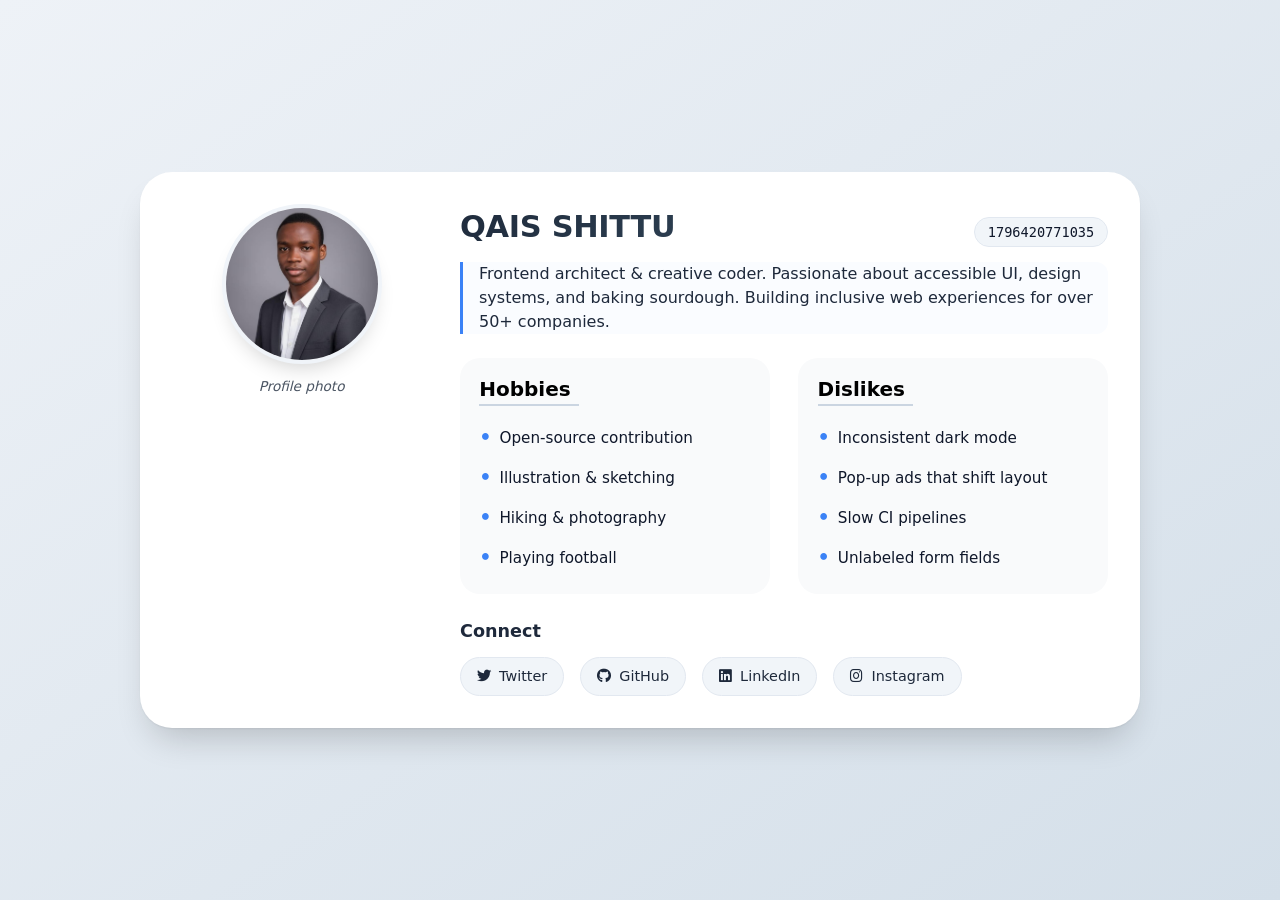
<file: profilecard/index.html>
<!DOCTYPE html>
<html lang="en">
<head>
  <meta charset="UTF-8">
  <meta name="viewport" content="width=device-width, initial-scale=1.0, viewport-fit=cover">
  <title>Frontend Wizard | Profile Card</title>
  <link rel="stylesheet" href="styles.css">
  <link rel="stylesheet" href="https://cdnjs.cloudflare.com/ajax/libs/font-awesome/6.4.0/css/all.min.css">

</head>
<body>

  <article class="profile-card" data-testid="test-profile-card" aria-label="User profile card">
    <div class="card-inner">
      
      <!-- AVATAR SECTION (figure + img + figcaption) -->
      <div class="avatar-section">
        <figure class="avatar-figure">
          <img class="avatar-img" 
               src="./picture.jpg" 
               alt="Portrait my AI generated handsome face....hehe"
               data-testid="test-user-avatar"
               loading="eager">
          <figcaption>Profile photo</figcaption>
        </figure>
      </div>

      <!-- MAIN INFO area -->
      <div class="info-section">
       
        <div class="name-time-row">
          <h2 class="profile-name" data-testid="test-user-name" aria-label="Full name">QAIS SHITTU</h2>
          <div class="time-epoch" data-testid="test-user-time" aria-live="polite" aria-label="Current epoch time in milliseconds">
            0
          </div>
        </div>

        <!-- Short bio paragraph -->
        <p class="user-bio" data-testid="test-user-bio">
          Frontend architect & creative coder. Passionate about accessible UI, design systems, and baking sourdough. 
          Building inclusive web experiences for over 50+ companies.

          <!-- Na lie ohh....hehe :bayi: -->
        </p>

        
        <div class="lists-grid">
          <!-- HOBBIES section -->
          <section class="list-card" aria-labelledby="hobbies-heading">
            <h3 id="hobbies-heading">Hobbies</h3>
            <ul data-testid="test-user-hobbies">
              <li>Open-source contribution</li>
              <li>Illustration & sketching</li>
              <li>Hiking & photography</li>
              <li>Playing football</li>
            </ul>

            <!-- My hobbies are actually coding, learning new tech, and exploring design trends.I'm just kidding.......I like sleeping  -->
          </section>

          <!-- DISLIKES section -->
          <section class="list-card" aria-labelledby="dislikes-heading">
            <h3 id="dislikes-heading">Dislikes</h3>
            <ul data-testid="test-user-dislikes">
              <li>Inconsistent dark mode</li>
              <li>Pop-up ads that shift layout</li>
              <li>Slow CI pipelines</li>
              <li>Unlabeled form fields</li>
            </ul>
            <!-- Not my dislikes but I just put some random ones for the sake of having a list there. haha -->
          </section>
        </div>

        <!-- SOCIAL LINKS  -->
        <div class="social-wrapper">
          <h3>Connect</h3>
          <nav aria-label="Social media links">
            <ul class="social-links-list" data-testid="test-user-social-links">
              <li>
                <a class="social-link" 
                   data-testid="test-user-social-twitter"
                   href="https://twitter.com/qaysh001" 
                   target="_blank" 
                   rel="noopener noreferrer"
                   aria-label="Twitter (opens in new tab)">
                   <i class="fab fa-twitter"></i>
                Twitter
                </a>
              </li>
              <li>
                <a class="social-link" 
                   data-testid="test-user-social-github"
                   href="https://github.com/qaysh" 
                   target="_blank" 
                   rel="noopener noreferrer"
                   aria-label="GitHub (opens in new tab)">
                   <i class="fab fa-github"></i>
                 GitHub
                </a>
              </li>
              <li>
                <a class="social-link" 
                   data-testid="test-user-social-linkedin"
                   href="https://linkedin.com/" 
                   target="_blank" 
                   rel="noopener noreferrer"
                   aria-label="LinkedIn (opens in new tab)">
                   <i class="fab fa-linkedin"></i>
                   LinkedIn
                </a>
                <!-- I don't have LinkedIn account but it's there for formality! -->
              </li>
              <li>
                <a class="social-link" 
                   data-testid="test-user-social-mastodon"
                   href="https://www.instagram.com/the_swaniqs_guy" 
                   target="_blank" 
                   rel="noopener noreferrer"
                   aria-label="Mastodon (opens in new tab)">
                   <i class="fab fa-instagram"></i>
                 Instagram
                </a>
              </li>
            </ul>
          </nav>
        </div>
      </div>
    </div>
  </article>

  <script>
    (function() {
      // --- EPOCH TIME (milliseconds) component: live accurate Date.now()

      
      const timeElement = document.querySelector('[data-testid="test-user-time"]');
      
      // Helper to update the epoch milliseconds content
      function updateEpochTime() {
        if (timeElement) {
          const now = Date.now();
          // Format with thousands separator for readability, but preserve numeric value
          timeElement.textContent = now.toString();
         
        }
      }
      
      // initial render exactly as soon as script loads (reflects current ms)
      updateEpochTime();
      
      setInterval(() => {
        updateEpochTime();
      }, 1000);
      
      document.addEventListener('visibilitychange', function() {
        if (!document.hidden) {
          updateEpochTime();
        }
      });
      
      console.log("Profile card ready: includes all data-testid, semantic HTML, responsive layout, epoch time updates.");
 
      if (typeof window !== 'undefined') {
        const requiredTestIds = [
          'test-profile-card', 'test-user-name', 'test-user-bio', 'test-user-time',
          'test-user-avatar', 'test-user-social-links', 'test-user-hobbies', 'test-user-dislikes'
        ];
        const missing = requiredTestIds.filter(id => !document.querySelector(`[data-testid="${id}"]`));
        if (missing.length) {
          console.warn('Missing data-testid elements:', missing);
        } else {
          console.log(' All required data-testid elements are present.');
        }
        
        const socialTwitter = document.querySelector('[data-testid="test-user-social-twitter"]');
        const socialGithub = document.querySelector('[data-testid="test-user-social-github"]');
        const socialLinkedin = document.querySelector('[data-testid="test-user-social-linkedin"]');
        if (socialTwitter && socialGithub && socialLinkedin) {
          console.log('Extended social testids are present.');
        }
      }
    })();
    // I enjoy writing comment for my code because it helps me clarify my thoughts and makes it easier for others (or myself in the future) to understand the purpose and functionality of different parts of the code. It also serves as documentation that can explain why certain decisions were made, which can be invaluable when revisiting the code after some time has passed. All this english.....na just cruise sha
  </script>
</body>
</html>
</file>
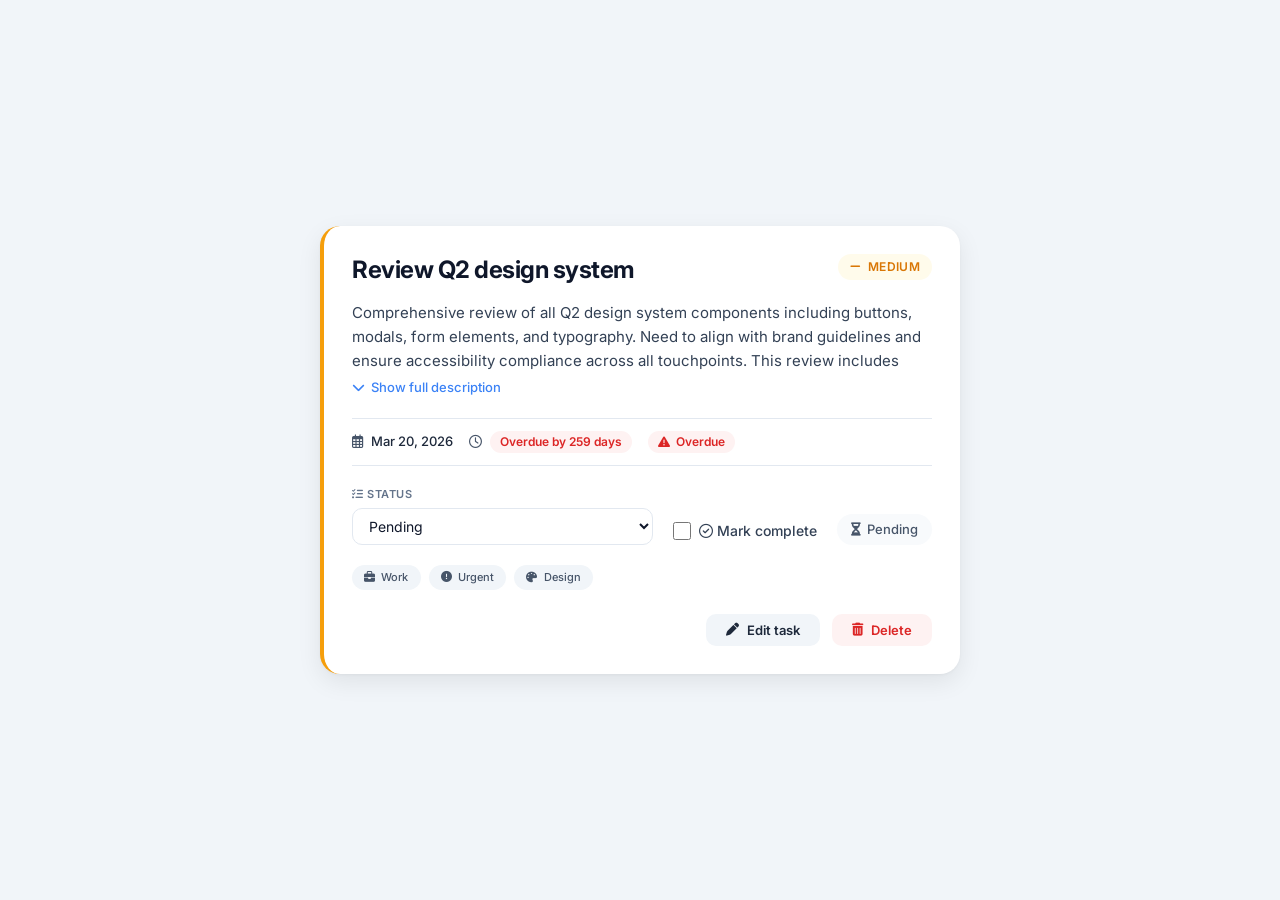
<file: todocard/index.html>
<!DOCTYPE html>
<html lang="en">
<head>
    <meta charset="UTF-8">
    <meta name="viewport" content="width=device-width, initial-scale=1.0, viewport-fit=cover">
    <title>TaskFlow | Advanced Todo Card</title>
    <link rel="preconnect" href="https://fonts.googleapis.com">
    <link rel="preconnect" href="https://fonts.gstatic.com" crossorigin>
    <link href="https://fonts.googleapis.com/css2?family=Inter:opsz,wght@14..32,300;14..32,400;14..32,500;14..32,600;14..32,700&display=swap" rel="stylesheet">
    <!-- Font Awesome 6 (Free CDN) -->
    <link rel="stylesheet" href="https://cdnjs.cloudflare.com/ajax/libs/font-awesome/6.5.1/css/all.min.css">
    <link rel="stylesheet" href="styles.css">
</head>
<body>
    <article class="task-card" data-testid="test-todo-card" data-priority="Medium" id="taskCard">
        <div id="viewMode">
            <div class="card__inner">
                <!-- Header -->
                <div class="card__header">
                    <div class="card__title-wrapper">
                        <h2 class="card__title" data-testid="test-todo-title" id="taskTitle">Review Q2 design system</h2>
                    </div>
                    <span class="priority-badge" data-testid="test-todo-priority" data-priority="Medium" id="priorityBadge">
                        <i class="fas fa-flag"></i> Medium
                    </span>
                </div>

                <!-- Description with Collapse -->
                <div class="card__description-wrapper">
                    <div class="collapse__container is-collapsed" id="collapsibleSection" data-testid="test-todo-collapsible-section">
                        <p class="card__description" data-testid="test-todo-description" id="taskDescription">
                            Comprehensive review of all Q2 design system components including buttons, modals, form elements, and typography. Need to align with brand guidelines and ensure accessibility compliance across all touchpoints. This review includes stakeholder sign-off and documentation updates.
                        </p>
                    </div>
                    <button class="expand-toggle" data-testid="test-todo-expand-toggle" id="expandToggle" aria-expanded="false" aria-controls="collapsibleSection">
                        <i class="fas fa-chevron-down"></i> Show full description
                    </button>
                </div>

                <!-- Meta Info with Font Awesome Icons -->
                <div class="card__meta">
                    <div class="meta__item">
                        <i class="far fa-calendar-alt"></i>
                        <time class="meta__due-date" data-testid="test-todo-due-date" id="dueDate">Mar 20, 2026</time>
                    </div>
                    <div class="meta__item">
                        <i class="far fa-clock"></i>
                        <span class="time-remaining" data-testid="test-todo-time-remaining" id="timeRemaining" aria-live="polite">--</span>
                    </div>
                    <div class="meta__item" id="overdueWrapper" style="display: none;">
                        <span class="overdue-badge" data-testid="test-todo-overdue-indicator">
                            <i class="fas fa-exclamation-triangle"></i> Overdue
                        </span>
                    </div>
                </div>

                <!-- Status Controls -->
                <div class="card__status-area">
                    <div class="status-control">
                        <div class="status-control__label"><i class="fas fa-tasks"></i> Status</div>
                        <select class="status-select" data-testid="test-todo-status-control" id="statusSelect" aria-label="Task status">
                            <option value="Pending">Pending</option>
                            <option value="In Progress">In Progress</option>
                            <option value="Done">Done</option>
                        </select>
                    </div>
                    <div class="checkbox-control">
                        <input type="checkbox" id="completeToggle" data-testid="test-todo-complete-toggle">
                        <label for="completeToggle"><i class="far fa-check-circle"></i> Mark complete</label>
                    </div>
                    <div class="status-badge" data-testid="test-todo-status" id="statusBadge" data-status="Pending">
                        <i class="fas fa-hourglass-half"></i> Pending
                    </div>
                </div>

                <!-- Tags with Font Awesome Icons -->
                <div class="card__tags" data-testid="test-todo-tags">
                    <span class="tag" data-testid="test-todo-tag-work"><i class="fas fa-briefcase"></i> Work</span>
                    <span class="tag" data-testid="test-todo-tag-urgent"><i class="fas fa-exclamation-circle"></i> Urgent</span>
                    <span class="tag"><i class="fas fa-palette"></i> Design</span>
                </div>

                <!-- Actions with Icons -->
                <div class="card__actions">
                    <button class="btn btn--secondary" data-testid="test-todo-edit-button" id="editBtn">
                        <i class="fas fa-pen"></i> Edit task
                    </button>
                    <button class="btn btn--danger" data-testid="test-todo-delete-button" id="deleteBtn">
                        <i class="fas fa-trash-alt"></i> Delete
                    </button>
                </div>
            </div>
        </div>
    </article>

    <script>
        
        // STATE MANAGEMENT
        let taskState = {
            title: "Review Q2 design system",
            description: "Comprehensive review of all Q2 design system components including buttons, modals, form elements, and typography. Need to align with brand guidelines and ensure accessibility compliance across all touchpoints. This review includes stakeholder sign-off and documentation updates.",
            priority: "Medium",
            status: "Pending",
            dueDate: new Date(2026, 2, 20, 18, 0, 0),
        };

        let originalState = { ...taskState };
        let updateInterval = null;
        let isExpanded = false;

        // DOM Elements
        const cardContainer = document.getElementById('taskCard');
        const titleEl = document.getElementById('taskTitle');
        const descEl = document.getElementById('taskDescription');
        const priorityBadgeEl = document.getElementById('priorityBadge');
        const dueDateEl = document.getElementById('dueDate');
        const timeRemainingEl = document.getElementById('timeRemaining');
        const overdueWrapper = document.getElementById('overdueWrapper');
        const statusSelect = document.getElementById('statusSelect');
        const completeToggle = document.getElementById('completeToggle');
        const statusBadge = document.getElementById('statusBadge');
        const editBtn = document.getElementById('editBtn');
        const deleteBtn = document.getElementById('deleteBtn');
        const expandToggle = document.getElementById('expandToggle');
        const collapsibleSection = document.getElementById('collapsibleSection');

        // Helper Functions
        function formatDate(date) {
            return date.toLocaleDateString('en-US', { month: 'short', day: 'numeric', year: 'numeric' });
        }

        function getTimeRemainingText() {
            if (taskState.status === 'Done') {
                return { text: "Completed ✓", isOverdue: false };
            }

            const now = new Date();
            const diff = taskState.dueDate - now;
            const isOverdue = diff < 0;

            if (isOverdue) {
                const absDiff = Math.abs(diff);
                const days = Math.floor(absDiff / (1000 * 60 * 60 * 24));
                const hours = Math.floor(absDiff / (1000 * 60 * 60));
                const minutes = Math.floor(absDiff / (1000 * 60));
                
                let text = "";
                if (days > 0) text = `Overdue by ${days} day${days !== 1 ? 's' : ''}`;
                else if (hours > 0) text = `Overdue by ${hours} hour${hours !== 1 ? 's' : ''}`;
                else text = `Overdue by ${minutes} minute${minutes !== 1 ? 's' : ''}`;
                
                return { text, isOverdue: true };
            } else {
                const days = Math.floor(diff / (1000 * 60 * 60 * 24));
                const hours = Math.floor(diff / (1000 * 60 * 60));
                const minutes = Math.floor(diff / (1000 * 60));
                
                let text = "";
                if (days > 1) text = `Due in ${days} days`;
                else if (days === 1) text = `Due in 1 day`;
                else if (hours > 0) text = `Due in ${hours} hour${hours !== 1 ? 's' : ''}`;
                else if (minutes > 0) text = `Due in ${minutes} minute${minutes !== 1 ? 's' : ''}`;
                else text = `Due now!`;
                
                return { text, isOverdue: false };
            }
        }

        function updateTimeRemaining() {
            const { text, isOverdue } = getTimeRemainingText();
            timeRemainingEl.textContent = text;
            
            if (isOverdue && taskState.status !== 'Done') {
                timeRemainingEl.classList.add('is-overdue');
                overdueWrapper.style.display = 'flex';
            } else {
                timeRemainingEl.classList.remove('is-overdue');
                overdueWrapper.style.display = 'none';
            }
        }

        function updateStatusBadgeIcon() {
            const iconMap = {
                'Pending': '<i class="fas fa-hourglass-half"></i> Pending',
                'In Progress': '<i class="fas fa-spinner fa-pulse"></i> In Progress',
                'Done': '<i class="fas fa-check-circle"></i> Done'
            };
            statusBadge.innerHTML = iconMap[taskState.status] || iconMap['Pending'];
            statusBadge.setAttribute('data-status', taskState.status);
        }

        function syncUI() {
            titleEl.textContent = taskState.title;
            descEl.textContent = taskState.description;
            
            // Update priority badge with icon
            const priorityIcon = {
                'Low': '<i class="fas fa-arrow-down"></i> Low',
                'Medium': '<i class="fas fa-minus"></i> Medium',
                'High': '<i class="fas fa-arrow-up"></i> High'
            };
            priorityBadgeEl.innerHTML = priorityIcon[taskState.priority];
            priorityBadgeEl.setAttribute('data-priority', taskState.priority);
            cardContainer.setAttribute('data-priority', taskState.priority);
            
            dueDateEl.textContent = formatDate(taskState.dueDate);
            dueDateEl.setAttribute('datetime', taskState.dueDate.toISOString());
            
            statusSelect.value = taskState.status;
            completeToggle.checked = (taskState.status === 'Done');
            
            updateStatusBadgeIcon();
            
            if (taskState.status === 'Done') {
                titleEl.classList.add('is-completed');
                descEl.classList.add('is-completed');
            } else {
                titleEl.classList.remove('is-completed');
                descEl.classList.remove('is-completed');
            }
            
            updateTimeRemaining();
        }

        function handleStatusChange(newStatus) {
            taskState.status = newStatus;
            syncUI();
            saveToLocalStorage();
        }

        statusSelect.addEventListener('change', (e) => {
            handleStatusChange(e.target.value);
        });

        completeToggle.addEventListener('change', (e) => {
            const newStatus = e.target.checked ? 'Done' : 'Pending';
            handleStatusChange(newStatus);
        });

        // Expand/Collapse
        function updateCollapseState() {
            if (isExpanded) {
                collapsibleSection.style.maxHeight = collapsibleSection.scrollHeight + 'px';
                collapsibleSection.classList.remove('is-collapsed');
                expandToggle.innerHTML = '<i class="fas fa-chevron-up"></i> Show less';
                expandToggle.setAttribute('aria-expanded', 'true');
            } else {
                collapsibleSection.style.maxHeight = '72px';
                collapsibleSection.classList.add('is-collapsed');
                expandToggle.innerHTML = '<i class="fas fa-chevron-down"></i> Show full description';
                expandToggle.setAttribute('aria-expanded', 'false');
            }
        }

        expandToggle.addEventListener('click', () => {
            isExpanded = !isExpanded;
            updateCollapseState();
        });

        setTimeout(() => {
            collapsibleSection.style.maxHeight = '72px';
        }, 10);

        // Edit Mode
        function escapeHtml(str) {
            return str.replace(/[&<>]/g, function(m) {
                if (m === '&') return '&amp;';
                if (m === '<') return '&lt;';
                if (m === '>') return '&gt;';
                return m;
            });
        }

        function enterEditMode() {
            originalState = JSON.parse(JSON.stringify(taskState));
            
            const viewModeDiv = document.getElementById('viewMode');
            const editFormHtml = `
                <div class="edit-form" data-testid="test-todo-edit-form" id="editForm">
                    <div class="form__group">
                        <label for="editTitle"><i class="fas fa-heading"></i> Task title</label>
                        <input type="text" id="editTitle" data-testid="test-todo-edit-title-input" value="${escapeHtml(taskState.title)}">
                    </div>
                    <div class="form__group">
                        <label for="editDesc"><i class="fas fa-align-left"></i> Description</label>
                        <textarea id="editDesc" data-testid="test-todo-edit-description-input">${escapeHtml(taskState.description)}</textarea>
                    </div>
                    <div class="form__group">
                        <label for="editPriority"><i class="fas fa-flag"></i> Priority level</label>
                        <select id="editPriority" data-testid="test-todo-edit-priority-select">
                            <option value="Low" ${taskState.priority === 'Low' ? 'selected' : ''}>Low</option>
                            <option value="Medium" ${taskState.priority === 'Medium' ? 'selected' : ''}>Medium</option>
                            <option value="High" ${taskState.priority === 'High' ? 'selected' : ''}>High</option>
                        </select>
                    </div>
                    <div class="form__group">
                        <label for="editDueDate"><i class="far fa-calendar-alt"></i> Due date</label>
                        <input type="date" id="editDueDate" data-testid="test-todo-edit-due-date-input" value="${taskState.dueDate.toISOString().split('T')[0]}">
                    </div>
                    <div class="form__actions">
                        <button class="btn btn--secondary" data-testid="test-todo-cancel-button" id="cancelEditBtn"><i class="fas fa-times"></i> Cancel</button>
                        <button class="btn btn--primary" data-testid="test-todo-save-button" id="saveEditBtn"><i class="fas fa-save"></i> Save changes</button>
                    </div>
                </div>
            `;
            
            viewModeDiv.style.display = 'none';
            cardContainer.insertAdjacentHTML('beforeend', editFormHtml);
            
            const saveBtn = document.getElementById('saveEditBtn');
            const cancelBtn = document.getElementById('cancelEditBtn');
            const editTitle = document.getElementById('editTitle');
            const editDesc = document.getElementById('editDesc');
            const editPriority = document.getElementById('editPriority');
            const editDueDate = document.getElementById('editDueDate');
            
            saveBtn.addEventListener('click', () => {
                taskState.title = editTitle.value;
                taskState.description = editDesc.value;
                taskState.priority = editPriority.value;
                taskState.dueDate = new Date(editDueDate.value + 'T18:00:00');
                syncUI();
                saveToLocalStorage();
                exitEditMode();
                editBtn.focus();
            });
            
            cancelBtn.addEventListener('click', () => {
                taskState = JSON.parse(JSON.stringify(originalState));
                syncUI();
                exitEditMode();
                editBtn.focus();
            });
        }
        
        function exitEditMode() {
            const editForm = document.getElementById('editForm');
            if (editForm) editForm.remove();
            document.getElementById('viewMode').style.display = 'block';
        }
        
        editBtn.addEventListener('click', enterEditMode);
        
        // Delete Modal (Premium UX)...hehe
        function showDeleteModal() {
            const modalHtml = `
                <div class="modal-overlay" id="deleteModal" role="dialog" aria-modal="true" aria-labelledby="modalTitle">
                    <div class="modal-container">
                        <div class="modal-header">
                            <h3 id="modalTitle"><i class="fas fa-trash-alt"></i> Delete task?</h3>
                        </div>
                        <div class="modal-body">
                            <p>Are you sure you want to delete "<strong>${escapeHtml(taskState.title)}</strong>"?</p>
                            <p class="modal-warning"><i class="fas fa-exclamation-triangle"></i> This action cannot be undone.</p>
                        </div>
                        <div class="modal-footer">
                            <button class="btn btn--secondary" id="modalCancelBtn"><i class="fas fa-times"></i> Cancel</button>
                            <button class="btn btn--danger" id="modalConfirmBtn"><i class="fas fa-trash-alt"></i> Delete permanently</button>
                        </div>
                    </div>
                </div>
            `;
            
            document.body.insertAdjacentHTML('beforeend', modalHtml);
            
            const modal = document.getElementById('deleteModal');
            const cancelBtn = document.getElementById('modalCancelBtn');
            const confirmBtn = document.getElementById('modalConfirmBtn');
            
            confirmBtn.focus();
            
            function closeModal() {
                modal.remove();
                deleteBtn.focus();
            }
            
            cancelBtn.addEventListener('click', closeModal);
            confirmBtn.addEventListener('click', () => {
                localStorage.removeItem('taskflow_data');
                alert('Task deleted successfully');
                location.reload();
                closeModal();
            });
            
            modal.addEventListener('keydown', (e) => {
                if (e.key === 'Escape') closeModal();
            });
            
            modal.addEventListener('click', (e) => {
                if (e.target === modal) closeModal();
            });
        }
        
        deleteBtn.addEventListener('click', showDeleteModal);
        
        // Local Storage
        function saveToLocalStorage() {
            const toSave = {
                ...taskState,
                dueDate: taskState.dueDate.toISOString()
            };
            localStorage.setItem('taskflow_data', JSON.stringify(toSave));
        }
        
        function loadFromLocalStorage() {
            const saved = localStorage.getItem('taskflow_data');
            if (saved) {
                const parsed = JSON.parse(saved);
                taskState = {
                    ...parsed,
                    dueDate: new Date(parsed.dueDate)
                };
                syncUI();
            }
        }
        
        // Initialize
        loadFromLocalStorage();
        syncUI();
        
        updateInterval = setInterval(() => {
            if (taskState.status !== 'Done') {
                updateTimeRemaining();
            }
        }, 35000);
        
        // Console Verification
        console.log('━━━━━━━━━━━━━━━━━━━━━━━━━━━━━━━━━━━');
        console.log('✓ Font Awesome Todo Card - Stage 1a');
        console.log('━━━━━━━━━━━━━━━━━━━━━━━━━━━━━━━━━━━');
        
        const testIds = [
            'test-todo-card', 'test-todo-title', 'test-todo-description',
            'test-todo-priority', 'test-todo-due-date', 'test-todo-time-remaining',
            'test-todo-status', 'test-todo-complete-toggle', 'test-todo-tags',
            'test-todo-tag-work', 'test-todo-tag-urgent', 'test-todo-edit-button',
            'test-todo-delete-button', 'test-todo-edit-form', 'test-todo-edit-title-input',
            'test-todo-edit-description-input', 'test-todo-edit-priority-select',
            'test-todo-edit-due-date-input', 'test-todo-save-button', 'test-todo-cancel-button',
            'test-todo-status-control', 'test-todo-expand-toggle', 'test-todo-collapsible-section',
            'test-todo-overdue-indicator'
        ];
        
        let passCount = 0;
        testIds.forEach(id => {
            const el = document.querySelector(`[data-testid="${id}"]`);
            if (el) {
                passCount++;
                console.log(`${id}`);
            } else {
                console.log(`❌ ${id} - MISSING`);
            }
        });
        console.log(`━━━━━━━━━━━━━━━━━━━━━━━━━━━━━━━━━━━`);
        console.log(`📊Result: ${passCount}/${testIds.length} test attributes found`);
        console.log(`━━━━━━━━━━━━━━━━━━━━━━━━━━━━━━━━━━━`);
    </script>
</body>
</html>
</file>
<file: profilecard/styles.css>
* {
      margin: 0;
      padding: 0;
      box-sizing: border-box;
    }

    body {
      background: linear-gradient(145deg, #eef2f7 0%, #d4dfe9 100%);
      font-family: system-ui, 'Segoe UI', 'Roboto', 'Helvetica Neue', sans-serif;
      line-height: 1.5;
      min-height: 100vh;
      display: flex;
      justify-content: center;
      align-items: center;
      padding: 1.5rem;
    }

    /* ----- CARD STYLES (responsive, accessible, modern) ----- */
    .profile-card {
      max-width: 1000px;
      width: 100%;
      background-color: #ffffff;
      border-radius: 2rem;
      box-shadow: 0 20px 35px -12px rgba(0, 0, 0, 0.2), 0 1px 2px rgba(0, 0, 0, 0.05);
      overflow: hidden;
      transition: transform 0.2s ease, box-shadow 0.2s ease;
    }

    .profile-card:focus-within {
      box-shadow: 0 24px 42px -12px rgba(0, 0, 0, 0.3);
    }

    /* grid/flex hybrid for responsiveness */
    .card-inner {
      display: flex;
      flex-wrap: wrap;
      gap: 1.8rem;
      padding: 2rem 2rem 2rem 2rem;
    }

    /* AVATAR SECTION (left side on desktop) */
    .avatar-section {
      flex: 1;
      min-width: 180px;
      display: flex;
      justify-content: center;
      align-items: flex-start;
    }

    figure.avatar-figure {
      margin: 0;
      display: flex;
      flex-direction: column;
      align-items: center;
      gap: 0.75rem;
    }

    .avatar-img {
      width: 160px;
      height: 160px;
      object-fit: cover;
      border-radius: 50%;
      border: 4px solid #f0f4f9;
      box-shadow: 0 12px 22px -10px rgba(0, 0, 0, 0.2);
      transition: transform 0.25s ease;
      background: #f8fafc;
    }

    .avatar-img:hover {
      transform: scale(1.02);
    }

    figcaption {
      font-size: 0.85rem;
      color: #4b5563;
      font-style: italic;
    }

    /* MAIN INFO (right side) */
    .info-section {
      flex: 2.5;
      min-width: 220px;
    }

    /* name + time row */
    .name-time-row {
      display: flex;
      flex-wrap: wrap;
      justify-content: space-between;
      align-items: baseline;
      gap: 0.75rem;
      margin-bottom: 0.5rem;
    }

    .profile-name {
      font-size: 1.9rem;
      font-weight: 700;
      background: linear-gradient(135deg, #1f2b3c, #2c3e50);
      background-clip: text;
      -webkit-background-clip: text;
      color: transparent;
      letter-spacing: -0.3px;
    }

    .time-epoch {
      font-family: 'SF Mono', 'Fira Code', monospace;
      background: #f1f5f9;
      padding: 0.25rem 0.8rem;
      border-radius: 40px;
      font-size: 0.85rem;
      font-weight: 500;
      color: #0f172a;
      border: 1px solid #e2e8f0;
      white-space: nowrap;
    }

    /* bio */
    .user-bio {
      margin: 0.8rem 0 1.2rem 0;
      color: #1e293b;
      border-left: 3px solid #3b82f6;
      padding-left: 1rem;
      font-size: 1rem;
      background: #fafcff;
      border-radius: 0 12px 12px 0;
    }

    /* lists layout: hobbies & dislikes */
    .lists-grid {
      display: flex;
      flex-wrap: wrap;
      gap: 1.8rem;
      margin: 1.5rem 0 1.5rem 0;
    }

    .list-card {
      flex: 1;
      min-width: 140px;
      background: #f9fafb;
      border-radius: 1.25rem;
      padding: 1rem 1.2rem;
      transition: all 0.2s;
    }

    .list-card h3 {
      font-size: 1.25rem;
      font-weight: 600;
      margin-bottom: 0.75rem;
      border-bottom: 2px solid #cbd5e1;
      display: inline-block;
      padding-right: 0.5rem;
    }

    .list-card ul {
      list-style-type: none;
      padding-left: 0;
    }

    .list-card li {
      padding: 0.35rem 0;
      display: flex;
      align-items: center;
      gap: 0.5rem;
      font-size: 0.95rem;
      color: #0f172a;
    }

    /* Emoji inline for fun + clarity */
    .list-card li::before {
      content: "•";
      color: #3b82f6;
      font-weight: bold;
      font-size: 1.2rem;
    }

    .dislikes-section li::before {
      content: "✗";
      color: #e11d48;
      font-weight: bold;
    }

    /* SOCIAL LINKS (nav) */
    .social-wrapper {
      margin-top: 0.5rem;
    }

    .social-wrapper h3 {
      font-size: 1.1rem;
      font-weight: 600;
      margin-bottom: 0.75rem;
      color: #1e293b;
    }

    .social-links-list {
      display: flex;
      flex-wrap: wrap;
      gap: 1rem;
      list-style: none;
      padding: 0;
    }

    .social-links-list li {
      margin: 0;
    }

    .social-link {
      display: inline-flex;
      align-items: center;
      gap: 0.5rem;
      background: #f1f5f9;
      padding: 0.5rem 1rem;
      border-radius: 60px;
      text-decoration: none;
      font-weight: 500;
      font-size: 0.9rem;
      color: #1e293b;
      transition: background 0.2s, transform 0.1s, box-shadow 0.2s;
      border: 1px solid #e2e8f0;
    }

    .social-link:hover,
    .social-link:focus {
      background: #e2e8f0;
      box-shadow: 0 2px 6px rgba(0, 0, 0, 0.05);
      outline: 2px solid #3b82f6;
      outline-offset: 2px;
    }

    .social-link:focus-visible {
      outline: 3px solid #2563eb;
      outline-offset: 2px;
    }

    /* responsive adjustments */
    @media (max-width: 720px) {
      .card-inner {
        flex-direction: column;
        padding: 1.5rem;
      }
      .avatar-section {
        justify-content: center;
      }
      .name-time-row {
        flex-direction: column;
        align-items: flex-start;
      }
      .time-epoch {
        white-space: normal;
        word-break: break-all;
      }
      .profile-name {
        font-size: 1.7rem;
      }
    }

    @media (max-width: 480px) {
      body {
        padding: 0.8rem;
      }
      .card-inner {
        padding: 1.2rem;
      }
      .avatar-img {
        width: 120px;
        height: 120px;
      }
      .list-card {
        padding: 0.8rem;
      }
    }

    /* keyboard focus ring globally */
    :focus-visible {
      outline: 3px solid #2563eb;
      outline-offset: 3px;
    }

    /* ensure all interactive are tabbable */
    a, button, [tabindex="0"] {
      transition: outline 0.1s ease;
    }
</file>
<file: todocard/styles.css>
* {
            margin: 0;
            padding: 0;
            box-sizing: border-box;
        }

        body {
            font-family: 'Inter', -apple-system, BlinkMacSystemFont, 'Segoe UI', sans-serif;
            background: #f1f5f9;
            min-height: 100vh;
            display: flex;
            align-items: center;
            justify-content: center;
            padding: 2rem;
            line-height: 1.5;
        }

        .task-card {
            max-width: 640px;
            width: 100%;
            background: #ffffff;
            border-radius: 20px;
            box-shadow: 0 1px 3px rgba(0, 0, 0, 0.04), 0 8px 24px rgba(0, 0, 0, 0.08);
            transition: box-shadow 0.2s ease;
        }

        .task-card:hover {
            box-shadow: 0 1px 3px rgba(0, 0, 0, 0.04), 0 12px 32px rgba(0, 0, 0, 0.12);
        }

        /* Priority Left Border Accent */
        .task-card[data-priority="Low"] {
            border-left: 4px solid #10b981;
        }
        .task-card[data-priority="Medium"] {
            border-left: 4px solid #f59e0b;
        }
        .task-card[data-priority="High"] {
            border-left: 4px solid #ef4444;
        }

        /* CONTENT PADDING */
        .card__inner {
            padding: 1.75rem;
        }

        @media (max-width: 480px) {
            .card__inner {
                padding: 1.25rem;
            }
        }

        /* HEADER SECTION */
        .card__header {
            display: flex;
            justify-content: space-between;
            align-items: flex-start;
            gap: 1rem;
            margin-bottom: 1rem;
        }

        .card__title-wrapper {
            flex: 1;
        }

        .card__title {
            font-size: 1.5rem;
            font-weight: 700;
            line-height: 1.3;
            color: #0f172a;
            letter-spacing: -0.02em;
            word-break: break-word;
            transition: color 0.2s ease;
        }

        .card__title.is-completed {
            text-decoration: line-through;
            color: #94a3b8;
        }

        /* Priority Badge */
        .priority-badge {
            display: inline-flex;
            align-items: center;
            gap: 6px;
            padding: 4px 12px;
            border-radius: 100px;
            font-size: 0.75rem;
            font-weight: 600;
            text-transform: uppercase;
            letter-spacing: 0.03em;
            background: #f8fafc;
            color: #475569;
        }

        .priority-badge[data-priority="Low"] {
            background: #ecfdf5;
            color: #059669;
        }
        .priority-badge[data-priority="Medium"] {
            background: #fffbeb;
            color: #d97706;
        }
        .priority-badge[data-priority="High"] {
            background: #fef2f2;
            color: #dc2626;
        }

        /* DESCRIPTION & COLLAPSE */
        .card__description-wrapper {
            margin-bottom: 1.25rem;
        }

        .card__description {
            font-size: 0.9375rem;
            color: #334155;
            line-height: 1.6;
            transition: opacity 0.2s ease;
        }

        .card__description.is-completed {
            opacity: 0.6;
        }

        .collapse__container {
            overflow: hidden;
            transition: max-height 0.3s cubic-bezier(0.4, 0, 0.2, 1);
        }

        .collapse__container.is-collapsed {
            max-height: 72px;
        }

        .expand-toggle {
            background: none;
            border: none;
            padding: 6px 0 0 0;
            font-size: 0.8125rem;
            font-weight: 500;
            color: #3b82f6;
            cursor: pointer;
            display: inline-flex;
            align-items: center;
            gap: 6px;
            font-family: inherit;
            transition: color 0.2s ease;
        }

        .expand-toggle:hover {
            color: #2563eb;
        }

        /* META INFORMATION */
        .card__meta {
            display: flex;
            flex-wrap: wrap;
            align-items: center;
            gap: 1rem;
            margin-bottom: 1.25rem;
            padding: 0.75rem 0;
            border-top: 1px solid #e2e8f0;
            border-bottom: 1px solid #e2e8f0;
        }

        .meta__item {
            display: flex;
            align-items: center;
            gap: 0.5rem;
            font-size: 0.8125rem;
            color: #475569;
        }

        .meta__due-date {
            font-weight: 500;
            color: #1e293b;
        }

        .time-remaining {
            font-weight: 600;
            padding: 2px 10px;
            border-radius: 100px;
            background: #f1f5f9;
            font-size: 0.75rem;
        }

        .time-remaining.is-overdue {
            background: #fef2f2;
            color: #dc2626;
        }

        .overdue-badge {
            display: inline-flex;
            align-items: center;
            gap: 6px;
            padding: 2px 10px;
            background: #fef2f2;
            color: #dc2626;
            border-radius: 100px;
            font-size: 0.75rem;
            font-weight: 600;
        }

        /* STATUS CONTROLS */
        .card__status-area {
            display: flex;
            flex-wrap: wrap;
            align-items: flex-end;
            gap: 1.25rem;
            margin-bottom: 1.25rem;
        }

        .status-control {
            flex: 1;
            min-width: 160px;
        }

        .status-control__label {
            display: block;
            font-size: 0.6875rem;
            font-weight: 600;
            text-transform: uppercase;
            letter-spacing: 0.05em;
            color: #64748b;
            margin-bottom: 0.375rem;
        }

        .status-select {
            width: 100%;
            padding: 0.5rem 0.75rem;
            border: 1px solid #e2e8f0;
            border-radius: 10px;
            font-family: inherit;
            font-size: 0.875rem;
            color: #0f172a;
            background: #ffffff;
            cursor: pointer;
            transition: border-color 0.2s ease;
        }

        .status-select:focus {
            outline: none;
            border-color: #3b82f6;
        }

        .checkbox-control {
            display: flex;
            align-items: center;
            gap: 0.5rem;
            padding-bottom: 0.25rem;
        }

        .checkbox-control input[type="checkbox"] {
            width: 18px;
            height: 18px;
            cursor: pointer;
            accent-color: #3b82f6;
        }

        .checkbox-control label {
            font-size: 0.875rem;
            font-weight: 500;
            color: #334155;
            cursor: pointer;
        }

        .status-badge {
            display: inline-flex;
            align-items: center;
            gap: 6px;
            padding: 0.375rem 0.875rem;
            background: #f8fafc;
            border-radius: 100px;
            font-size: 0.8125rem;
            font-weight: 500;
            color: #475569;
        }

        .status-badge[data-status="Done"] {
            background: #ecfdf5;
            color: #059669;
        }

        .status-badge[data-status="In Progress"] {
            background: #eff6ff;
            color: #2563eb;
        }

        /* TAGS */
        .card__tags {
            display: flex;
            flex-wrap: wrap;
            gap: 0.5rem;
            margin-bottom: 1.5rem;
        }

        .tag {
            display: inline-flex;
            align-items: center;
            gap: 6px;
            padding: 4px 12px;
            background: #f1f5f9;
            border-radius: 100px;
            font-size: 0.6875rem;
            font-weight: 500;
            color: #475569;
            letter-spacing: 0.01em;
        }

        /* ACTION BUTTONS */
        .card__actions {
            display: flex;
            justify-content: flex-end;
            gap: 0.75rem;
        }

        .btn {
            display: inline-flex;
            align-items: center;
            gap: 8px;
            padding: 0.5rem 1.25rem;
            border-radius: 10px;
            font-size: 0.8125rem;
            font-weight: 600;
            font-family: inherit;
            cursor: pointer;
            transition: all 0.2s ease;
            border: none;
        }

        .btn--secondary {
            background: #f1f5f9;
            color: #1e293b;
        }

        .btn--secondary:hover {
            background: #e2e8f0;
        }

        .btn--danger {
            background: #fef2f2;
            color: #dc2626;
        }

        .btn--danger:hover {
            background: #fee2e2;
        }

        /* EDIT FORM */
        .edit-form {
            padding: 1.75rem;
            background: #fafcff;
            border-top: 1px solid #e2e8f0;
        }

        .form__group {
            margin-bottom: 1.25rem;
        }

        .form__group label {
            display: block;
            font-size: 0.75rem;
            font-weight: 600;
            text-transform: uppercase;
            letter-spacing: 0.05em;
            color: #64748b;
            margin-bottom: 0.5rem;
        }

        .form__group input,
        .form__group textarea,
        .form__group select {
            width: 100%;
            padding: 0.625rem 0.875rem;
            border: 1px solid #e2e8f0;
            border-radius: 10px;
            font-family: inherit;
            font-size: 0.875rem;
            color: #0f172a;
            transition: border-color 0.2s ease;
        }

        .form__group input:focus,
        .form__group textarea:focus,
        .form__group select:focus {
            outline: none;
            border-color: #3b82f6;
        }

        .form__group textarea {
            resize: vertical;
            min-height: 90px;
        }

        .form__actions {
            display: flex;
            justify-content: flex-end;
            gap: 0.75rem;
            margin-top: 1.5rem;
        }

        .btn--primary {
            background: #3b82f6;
            color: white;
        }

        .btn--primary:hover {
            background: #2563eb;
        }

        /* MODAL (Delete Confirmation) */
        .modal-overlay {
            position: fixed;
            top: 0;
            left: 0;
            right: 0;
            bottom: 0;
            background: rgba(0, 0, 0, 0.5);
            display: flex;
            align-items: center;
            justify-content: center;
            z-index: 1000;
            backdrop-filter: blur(2px);
        }

        .modal-container {
            background: white;
            border-radius: 16px;
            max-width: 400px;
            width: 90%;
            box-shadow: 0 20px 35px -12px rgba(0, 0, 0, 0.2);
            animation: modalSlideIn 0.2s ease;
        }

        @keyframes modalSlideIn {
            from {
                opacity: 0;
                transform: translateY(-20px);
            }
            to {
                opacity: 1;
                transform: translateY(0);
            }
        }

        .modal-header {
            padding: 1.25rem 1.5rem 0 1.5rem;
        }

        .modal-header h3 {
            font-size: 1.25rem;
            font-weight: 600;
            color: #0f172a;
        }

        .modal-body {
            padding: 0.5rem 1.5rem 1rem 1.5rem;
        }

        .modal-body p {
            color: #475569;
            line-height: 1.5;
        }

        .modal-warning {
            color: #dc2626;
            font-size: 0.8125rem;
            margin-top: 0.5rem;
        }

        .modal-footer {
            padding: 1rem 1.5rem 1.5rem 1.5rem;
            display: flex;
            justify-content: flex-end;
            gap: 0.75rem;
        }

        @media (max-width: 480px) {
            .modal-footer {
                flex-direction: column;
            }
            
            .modal-footer .btn {
                width: 100%;
                justify-content: center;
            }
        }

        /* FOCUS STYLES */
        :focus-visible {
            outline: 2px solid #3b82f6;
            outline-offset: 2px;
            border-radius: 6px;
        }

        button:focus-visible {
            outline: 2px solid #3b82f6;
            outline-offset: 2px;
        }

        /* RESPONSIVE */
        @media (max-width: 560px) {
            body {
                padding: 1rem;
            }
            
            .card__status-area {
                flex-direction: column;
                align-items: stretch;
            }
            
            .status-control {
                min-width: auto;
            }
            
            .card__actions {
                flex-direction: column;
            }
            
            .btn {
                width: 100%;
                justify-content: center;
                padding: 0.625rem;
            }
            
            .edit-form {
                padding: 1.25rem;
            }
        }
</file>
